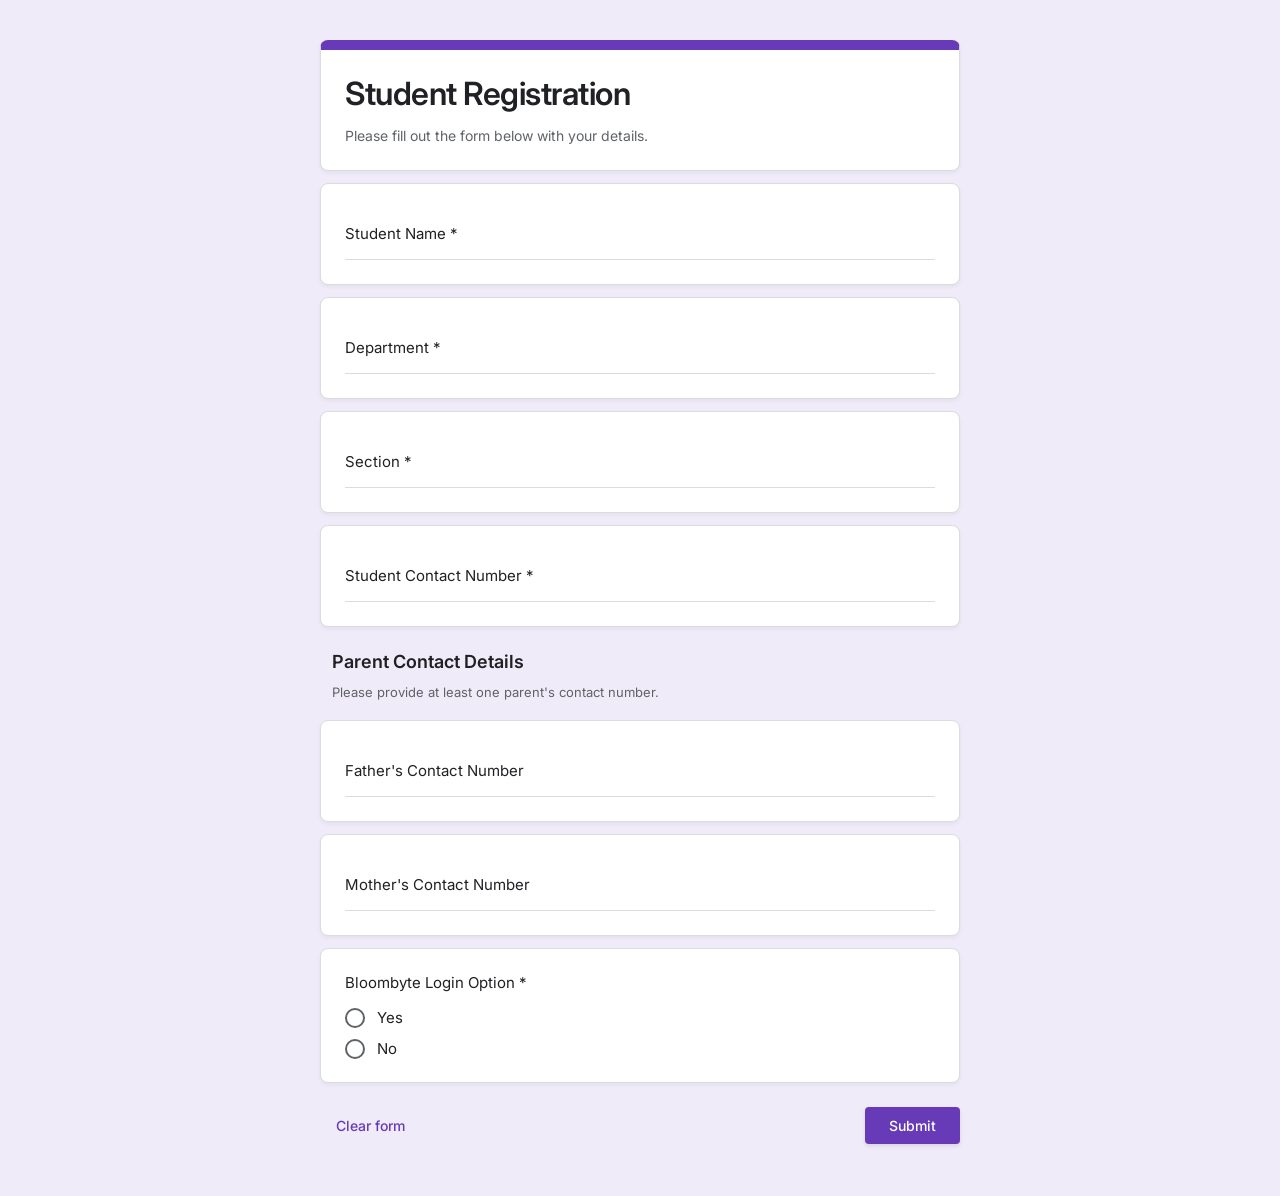
<file: index.html>
<!DOCTYPE html>
<html lang="en">
<head>
    <meta charset="UTF-8">
    <meta name="viewport" content="width=device-width, initial-scale=1.0">
    <title>Student Registration</title>
    <link rel="preconnect" href="https://fonts.googleapis.com">
    <link rel="preconnect" href="https://fonts.gstatic.com" crossorigin>
    <link href="https://fonts.googleapis.com/css2?family=Inter:wght@400;500;600;700&display=swap" rel="stylesheet">
    <link rel="stylesheet" href="style.css">
</head>
<body>
    <div class="form-container">
        <div class="form-header">
            <h1>Student Registration</h1>
            <p>Please fill out the form below with your details.</p>
            <div class="header-accent"></div>
        </div>

        <form id="studentForm">
            <!-- Student Name -->
            <div class="form-group">
                <input type="text" id="studentName" name="studentName" class="form-control" placeholder=" " required>
                <label for="studentName" class="floating-label">Student Name *</label>
                <div class="underline"></div>
            </div>

            <!-- Department -->
            <div class="form-group">
                <input type="text" id="department" name="department" class="form-control" placeholder=" " required>
                <label for="department" class="floating-label">Department *</label>
                <div class="underline"></div>
            </div>

            <!-- Section -->
            <div class="form-group">
                <input type="text" id="section" name="section" class="form-control" placeholder=" " required>
                <label for="section" class="floating-label">Section *</label>
                <div class="underline"></div>
            </div>

            <!-- Student Contact Number -->
            <div class="form-group">
                <input type="tel" id="studentContact" name="studentContact" class="form-control" placeholder=" " required pattern="[0-9]{10,15}">
                <label for="studentContact" class="floating-label">Student Contact Number *</label>
                <div class="underline"></div>
            </div>

            <!-- Parents' Contact Info Section -->
            <div class="section-title">Parent Contact Details</div>
            <div class="section-desc">Please provide at least one parent's contact number.</div>

            <!-- Father's Contact Number -->
            <div class="form-group">
                <input type="tel" id="fatherContact" name="fatherContact" class="form-control parent-contact" placeholder=" " pattern="[0-9]{10,15}">
                <label for="fatherContact" class="floating-label">Father's Contact Number</label>
                <div class="underline"></div>
            </div>

            <!-- Mother's Contact Number -->
            <div class="form-group">
                <input type="tel" id="motherContact" name="motherContact" class="form-control parent-contact" placeholder=" " pattern="[0-9]{10,15}">
                <label for="motherContact" class="floating-label">Mother's Contact Number</label>
                <div class="underline"></div>
            </div>

            <div id="parentContactError" class="error-message">At least one parent contact number is required.</div>

            <!-- Bloombyte Login Option -->
            <div class="form-group radio-group">
                <label class="group-label">Bloombyte Login Option *</label>
                <div class="radio-options">
                    <label class="radio-container">
                        <input type="radio" name="bloombyteOption" value="yes" required>
                        <span class="checkmark"></span>
                        Yes
                    </label>
                    <label class="radio-container">
                        <input type="radio" name="bloombyteOption" value="no" required>
                        <span class="checkmark"></span>
                        No
                    </label>
                </div>
            </div>

            <div class="form-actions">
                <button type="button" class="btn-clear" id="clearBtn">Clear form</button>
                <button type="submit" class="btn-submit">Submit</button>
            </div>
            
            <div id="successMessage" class="success-message">Registration submitted successfully!</div>
        </form>
    </div>

    <script src="script.js"></script>
</body>
</html>
</file>
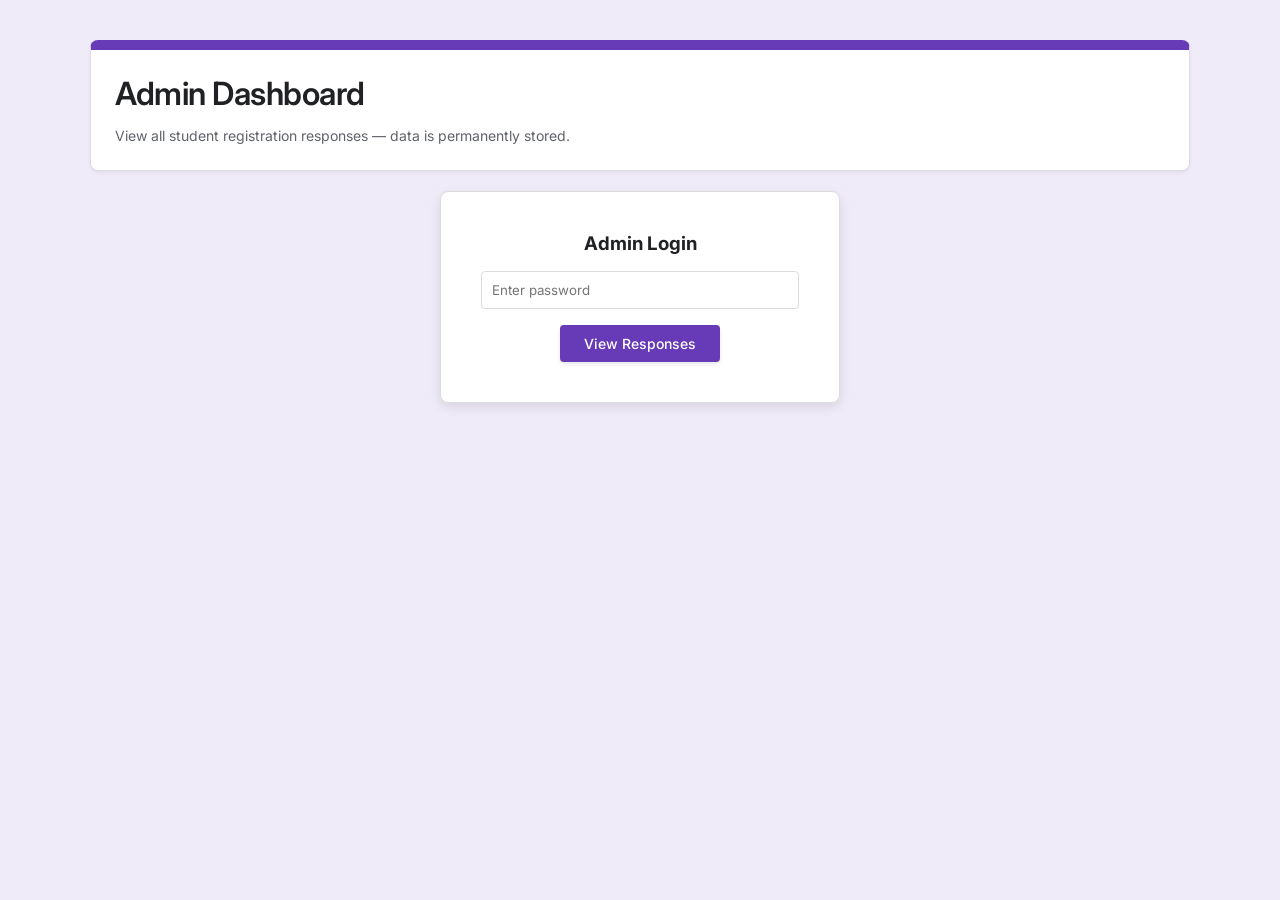
<file: admin.html>
<!DOCTYPE html>
<html lang="en">
<head>
    <meta charset="UTF-8">
    <meta name="viewport" content="width=device-width, initial-scale=1.0">
    <title>Admin Dashboard - Student Responses</title>
    <link rel="preconnect" href="https://fonts.googleapis.com">
    <link rel="preconnect" href="https://fonts.gstatic.com" crossorigin>
    <link href="https://fonts.googleapis.com/css2?family=Inter:wght@400;500;600;700&display=swap" rel="stylesheet">
    <link rel="stylesheet" href="style.css">
    <style>
        .dashboard-container {
            width: 100%;
            max-width: 1100px;
            display: flex;
            flex-direction: column;
            gap: 20px;
        }

        .table-container {
            background-color: var(--card-bg);
            border-radius: var(--border-radius);
            border: 1px solid var(--border-color);
            box-shadow: 0 2px 4px rgba(0, 0, 0, 0.05);
            overflow-x: auto;
            padding: 24px;
            display: none;
        }

        .table-toolbar {
            display: flex;
            justify-content: space-between;
            align-items: center;
            margin-bottom: 16px;
            flex-wrap: wrap;
            gap: 10px;
        }

        #totalCount {
            font-weight: 600;
            color: var(--text-secondary);
            font-size: 14px;
        }

        .toolbar-actions {
            display: flex;
            gap: 10px;
        }

        .btn-refresh, .btn-export {
            padding: 8px 16px;
            border: none;
            border-radius: 6px;
            font-family: inherit;
            font-size: 13px;
            font-weight: 600;
            cursor: pointer;
            transition: all 0.2s ease;
        }

        .btn-refresh {
            background: #ede9fe;
            color: #673ab7;
        }

        .btn-refresh:hover {
            background: #d8b4fe;
        }

        .btn-export {
            background: #673ab7;
            color: white;
        }

        .btn-export:hover {
            background: #5b21b6;
        }

        table {
            width: 100%;
            border-collapse: collapse;
            font-size: 13px;
        }

        th, td {
            text-align: left;
            padding: 10px 12px;
            border-bottom: 1px solid var(--border-color);
        }

        th {
            font-weight: 600;
            color: var(--text-secondary);
            white-space: nowrap;
            background: #f9f7ff;
        }

        td:first-child {
            color: var(--text-secondary);
            font-size: 12px;
        }

        tr:hover td {
            background-color: rgba(103, 58, 183, 0.04);
        }

        .auth-container {
            background-color: var(--card-bg);
            padding: 40px;
            border-radius: var(--border-radius);
            border: 1px solid var(--border-color);
            box-shadow: 0 4px 12px rgba(0, 0, 0, 0.1);
            text-align: center;
            max-width: 400px;
            margin: 0 auto;
        }

        .auth-container input {
            width: 100%;
            padding: 10px;
            margin: 16px 0;
            border: 1px solid var(--border-color);
            border-radius: 4px;
            font-family: inherit;
            box-sizing: border-box;
        }

        .empty-state {
            text-align: center;
            padding: 40px;
            color: var(--text-secondary);
            font-style: italic;
        }
    </style>
</head>
<body>
    <div class="dashboard-container">
        <div class="form-header">
            <h1>Admin Dashboard</h1>
            <p>View all student registration responses — data is permanently stored.</p>
            <div class="header-accent"></div>
        </div>

        <div id="authSection" class="auth-container">
            <h3>Admin Login</h3>
            <input type="password" id="adminPassword" placeholder="Enter password" />
            <button class="btn-submit" id="loginBtn">View Responses</button>
            <div id="authError" class="error-message" style="margin-top: 10px;"></div>
        </div>

        <div id="tableSection" class="table-container">
            <div class="table-toolbar">
                <span id="totalCount">Total Responses: 0</span>
                <div class="toolbar-actions">
                    <button class="btn-refresh" id="refreshBtn">🔄 Refresh</button>
                    <button class="btn-export" id="exportBtn">📥 Export CSV</button>
                </div>
            </div>
            <table>
                <thead>
                    <tr>
                        <th>#</th>
                        <th>Date</th>
                        <th>Name</th>
                        <th>Dept</th>
                        <th>Section</th>
                        <th>Student Contact</th>
                        <th>Father Contact</th>
                        <th>Mother Contact</th>
                        <th>Bloombyte</th>
                    </tr>
                </thead>
                <tbody id="responsesBody">
                    <!-- Data injected here -->
                </tbody>
            </table>
            <div id="emptyState" class="empty-state" style="display:none;">No responses found yet.</div>
        </div>
    </div>

    <script src="admin.js"></script>
</body>
</html>
</file>
<file: style.css>
:root {
    --bg-color: #f0ebf8;
    --card-bg: #ffffff;
    --primary-color: #673ab7;
    --primary-hover: #5e35b1;
    --text-main: #202124;
    --text-secondary: #5f6368;
    --border-color: #dadce0;
    --error-color: #d93025;
    --success-color: #188038;
    --transition-speed: 0.3s;
    --border-radius: 8px;
    --focus-shadow: rgba(103, 58, 183, 0.2) 0px 8px 24px;
}

* {
    box-sizing: border-box;
    margin: 0;
    padding: 0;
}

body {
    font-family: 'Inter', sans-serif;
    background-color: var(--bg-color);
    color: var(--text-main);
    display: flex;
    justify-content: center;
    padding: 40px 20px;
    min-height: 100vh;
}

.form-container {
    width: 100%;
    max-width: 640px;
    display: flex;
    flex-direction: column;
    gap: 12px;
}

.form-header {
    background-color: var(--card-bg);
    padding: 24px;
    border-radius: var(--border-radius);
    border: 1px solid var(--border-color);
    border-top: 10px solid var(--primary-color);
    box-shadow: 0 2px 4px rgba(0, 0, 0, 0.05);
    position: relative;
    overflow: hidden;
}

.form-header h1 {
    font-size: 32px;
    font-weight: 600;
    margin-bottom: 12px;
    letter-spacing: -0.5px;
}

.form-header p {
    color: var(--text-secondary);
    font-size: 14px;
    line-height: 1.5;
}

form {
    display: flex;
    flex-direction: column;
    gap: 12px;
}

.form-group {
    background-color: var(--card-bg);
    padding: 24px;
    border-radius: var(--border-radius);
    border: 1px solid var(--border-color);
    box-shadow: 0 2px 4px rgba(0, 0, 0, 0.05);
    position: relative;
    transition: box-shadow var(--transition-speed), transform var(--transition-speed);
}

.form-group:focus-within {
    box-shadow: var(--focus-shadow);
    transform: translateY(-2px);
    border-left: 4px solid var(--primary-color);
    padding-left: 20px; /* Adjust padding for border */
}

.form-control {
    width: 100%;
    border: none;
    border-bottom: 1px solid var(--border-color);
    padding: 8px 0;
    font-size: 15px;
    font-family: inherit;
    background-color: transparent;
    color: var(--text-main);
    transition: border-bottom-color var(--transition-speed);
    margin-top: 16px;
}

.form-control:focus {
    outline: none;
    border-bottom-color: transparent;
}

.floating-label {
    position: absolute;
    top: 40px;
    left: 24px;
    font-size: 15px;
    color: var(--text-main);
    pointer-events: none;
    transition: 0.2s ease all;
}

.form-group:focus-within .floating-label {
    left: 20px; /* Adjust with border */
}

/* Floating Label Animation */
.form-control:focus ~ .floating-label,
.form-control:not(:placeholder-shown) ~ .floating-label {
    top: 20px;
    font-size: 12px;
    color: var(--primary-color);
}

.underline {
    position: absolute;
    bottom: 24px;
    left: 24px;
    right: 24px;
    height: 2px;
    background-color: var(--primary-color);
    transform: scaleX(0);
    transition: transform var(--transition-speed) ease;
}

.form-group:focus-within .underline {
    left: 20px;
}

.form-control:focus ~ .underline {
    transform: scaleX(1);
}

.section-title {
    font-size: 18px;
    font-weight: 600;
    margin-top: 12px;
    color: var(--text-main);
    padding: 0 12px;
}

.section-desc {
    font-size: 13px;
    color: var(--text-secondary);
    margin-bottom: 8px;
    padding: 0 12px;
}

.error-message {
    color: var(--error-color);
    font-size: 13px;
    display: none;
    padding: 0 12px;
    animation: fadeIn 0.3s ease;
}

@keyframes fadeIn {
    from { opacity: 0; transform: translateY(-5px); }
    to { opacity: 1; transform: translateY(0); }
}

/* Radio Buttons Styling */
.radio-group {
    padding: 24px;
}

.group-label {
    display: block;
    font-size: 15px;
    margin-bottom: 16px;
    color: var(--text-main);
}

.radio-options {
    display: flex;
    flex-direction: column;
    gap: 12px;
}

.radio-container {
    display: flex;
    align-items: center;
    position: relative;
    padding-left: 32px;
    cursor: pointer;
    font-size: 15px;
    user-select: none;
    color: var(--text-main);
}

.radio-container input {
    position: absolute;
    opacity: 0;
    cursor: pointer;
    height: 0;
    width: 0;
}

.checkmark {
    position: absolute;
    top: 0;
    left: 0;
    height: 20px;
    width: 20px;
    background-color: #fff;
    border: 2px solid var(--text-secondary);
    border-radius: 50%;
    transition: all 0.2s ease;
}

.radio-container:hover input ~ .checkmark {
    background-color: #f1f3f4;
}

.radio-container input:checked ~ .checkmark {
    border-color: var(--primary-color);
}

.checkmark:after {
    content: "";
    position: absolute;
    display: none;
}

.radio-container input:checked ~ .checkmark:after {
    display: block;
}

.radio-container .checkmark:after {
    top: 4px;
    left: 4px;
    width: 8px;
    height: 8px;
    border-radius: 50%;
    background: var(--primary-color);
    animation: popIn 0.2s cubic-bezier(0.175, 0.885, 0.32, 1.275);
}

@keyframes popIn {
    0% { transform: scale(0); }
    100% { transform: scale(1); }
}

.form-actions {
    display: flex;
    justify-content: space-between;
    align-items: center;
    padding: 12px 0;
}

button {
    font-family: inherit;
    font-size: 14px;
    font-weight: 500;
    border-radius: 4px;
    cursor: pointer;
    transition: background-color 0.2s ease, transform 0.1s ease;
}

button:active {
    transform: scale(0.98);
}

.btn-submit {
    background-color: var(--primary-color);
    color: white;
    border: none;
    padding: 10px 24px;
    box-shadow: 0 2px 4px rgba(0,0,0,0.1);
}

.btn-submit:hover {
    background-color: var(--primary-hover);
    box-shadow: 0 4px 8px rgba(0,0,0,0.15);
}

.btn-clear {
    background-color: transparent;
    color: var(--primary-color);
    border: none;
    padding: 10px 16px;
}

.btn-clear:hover {
    background-color: rgba(103, 58, 183, 0.05);
}

.success-message {
    display: none;
    background-color: #e6f4ea;
    color: var(--success-color);
    padding: 16px;
    border-radius: var(--border-radius);
    text-align: center;
    font-weight: 500;
    margin-top: 12px;
    border: 1px solid #ceead6;
}

/* Responsive adjustments */
@media (max-width: 600px) {
    body {
        padding: 16px 8px;
    }
    .form-header, .form-group {
        padding: 20px 16px;
    }
    .floating-label, .underline {
        left: 16px;
        right: 16px;
    }
    .form-group:focus-within .floating-label,
    .form-group:focus-within .underline {
        left: 12px;
    }
}
</file>
